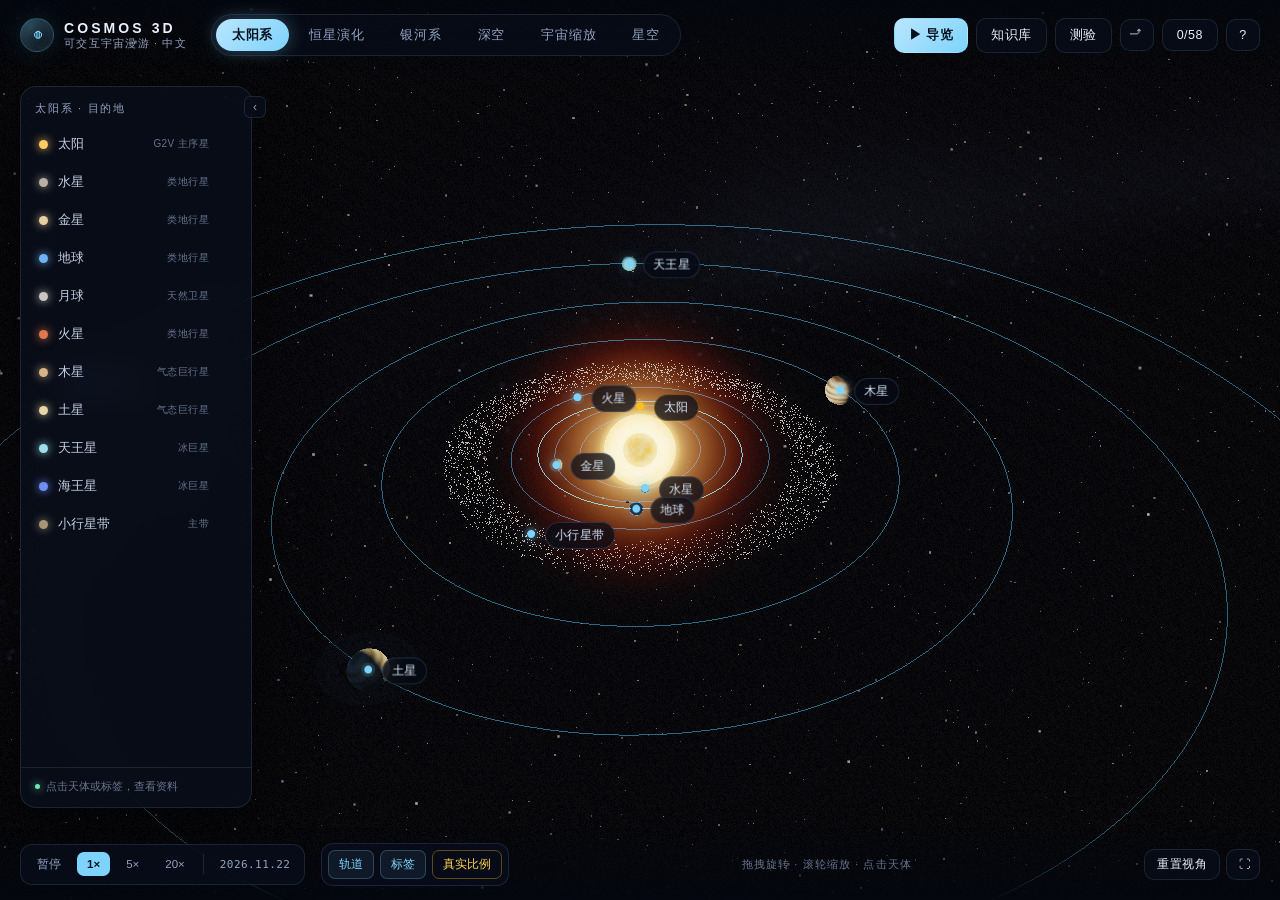
<file: src/index.html>
<!DOCTYPE html>
<html lang="zh-CN">
<head>
<meta charset="utf-8">
<meta name="viewport" content="width=device-width, initial-scale=1, viewport-fit=cover">
<meta name="theme-color" content="#04060f">
<title>COSMOS 3D · 可交互宇宙漫游</title>
<meta name="description" content="一个可以自由漫游的 3D 宇宙模型：太阳系、银河系与深空天体，边看边学。">
<script>
  window.__errs = [];
  window.addEventListener('error', function (e) {
    window.__errs.push((e.message || 'error') + ' @ ' + (e.filename || '') + ':' + (e.lineno || 0));
  });
  window.addEventListener('unhandledrejection', function (e) {
    window.__errs.push('rejection: ' + (e.reason && e.reason.message ? e.reason.message : e.reason));
  });
  (function () {
    var ce = console.error;
    console.error = function () {
      try { window.__errs.push(Array.prototype.map.call(arguments, String).join(' ')); } catch (x) {}
      return ce.apply(console, arguments);
    };
  })();
</script>
<link rel="stylesheet" href="style.css">
</head>
<body>
<div id="app">
  <canvas id="stage"></canvas>
  <div id="labels" class="label-layer" aria-live="off"></div>

  <header id="topbar">
    <div class="brand">
      <div class="brand-mark">◍</div>
      <div>
        <b>COSMOS 3D</b>
        <small>可交互宇宙漫游 · 中文</small>
      </div>
    </div>
    <nav class="scene-tabs" id="scene-tabs" aria-label="场景">
      <button data-scene="solar" class="active">太阳系</button>
      <button data-scene="stellar">恒星演化</button>
      <button data-scene="galaxy">银河系</button>
      <button data-scene="deep">深空</button>
      <button data-scene="zoom">宇宙缩放</button>
      <button data-scene="starmap">星空</button>
    </nav>
    <div class="top-actions">
      <button class="t-btn primary" id="btn-tour">▶ <span class="lbl">导览</span></button>
      <button class="t-btn" id="btn-learn">知识库</button>
      <button class="t-btn" id="btn-quiz">测验</button>
      <button class="t-btn icon" id="btn-share" title="分享 · 导出一张图">⤴</button>
      <button class="t-btn progress" id="btn-progress" title="学习进度"><span class="p-dot"></span><span id="prog-txt">0/19</span></button>
      <button class="t-btn icon" id="btn-help" title="帮助与快捷键">?</button>
    </div>
  </header>

  <aside id="rail">
    <div class="rail-head">
      <span id="rail-title">太阳系 · 目的地</span>
    </div>
    <div class="rail-list" id="rail-list"></div>
    <div class="rail-foot"><span class="dot-live"></span>点击天体或标签，查看资料</div>
  </aside>
  <button id="rail-toggle" class="rail-handle" title="收起">‹</button>

  <section id="info" class="hidden" aria-live="polite">
    <div class="info-head">
      <div class="info-kind" id="info-kind">天体</div>
      <div class="info-title" id="info-title">—</div>
      <div class="info-en" id="info-en"></div>
      <button class="info-close" id="info-close" title="关闭">✕</button>
    </div>
    <div class="info-body" id="info-body"></div>
  </section>

  <footer id="dock">
    <div class="dock-group stellar-panel hidden" id="stellar-panel">
      <button class="speed-btn st-play" id="st-play" title="播放 / 暂停">▶</button>
      <input type="range" id="st-slider" min="0" max="1000" value="0" aria-label="恒星演化时间轴">
      <span class="st-stage" id="st-stage">分子云</span>
      <span class="dock-sep"></span>
      <span class="st-dur" id="st-dur">约 3,000 万年</span>
    </div>
    <div class="dock-group zoom-panel hidden" id="zoom-panel">
      <button class="speed-btn zp-play" id="zp-play" title="播放 / 暂停">▶</button>
      <input type="range" id="zp-slider" min="0" max="1000" value="0" aria-label="宇宙缩放尺度">
      <span class="zp-dex" id="zp-dex">1.7 m</span>
      <span class="dock-sep"></span>
      <span class="zp-name" id="zp-name">一个人</span>
    </div>
    <div class="dock-group sky-panel hidden" id="sky-panel">
      <span class="sky-lp-t">光污染</span>
      <input type="range" id="sky-lp" min="0" max="5" step="1" value="2" aria-label="光污染等级">
      <span class="sky-lp-v" id="sky-lp-v">2 级 · 郊区</span>
      <span class="dock-sep"></span>
      <span class="sky-fov" id="sky-fov">52°</span>
      <span class="dock-sep"></span>
      <button class="speed-btn obs-btn" id="obs-btn" title="今晚的天空：按时间与地点还原此刻真实天象">今晚</button>
      <button class="speed-btn obs-btn hidden" id="obs-exit" title="退出观测模式">退出</button>
    </div>
    <div class="dock-group" id="dock-time">
      <button class="speed-btn" data-speed="0">暂停</button>
      <button class="speed-btn active" data-speed="8">1×</button>
      <button class="speed-btn" data-speed="40">5×</button>
      <button class="speed-btn" data-speed="160">20×</button>
      <span class="dock-sep"></span>
      <span class="dock-date" id="dock-date">2026-11-16</span>
    </div>
    <div class="dock-group">
      <button class="dock-toggle on" id="tg-orbits">轨道</button>
      <button class="dock-toggle on" id="tg-labels">标签</button>
      <button class="dock-toggle scale" id="tg-scale" title="真实尺寸与真实距离（快捷键 S）">真实比例</button>
    </div>
    <div id="dock-hint">拖拽旋转 · 滚轮缩放 · 右键平移 · 点击天体</div>
    <div class="dock-right">
      <button class="t-btn" id="btn-reset">重置视角</button>
      <button class="t-btn icon" id="btn-full" title="全屏">⛶</button>
    </div>
  </footer>

  <div id="obs-bar" class="hidden">
    <div class="obs-head">
      <span class="obs-kicker">今晚的天空</span>
      <span class="obs-live" id="obs-live">实时</span>
      <span class="sn-close" id="obs-close">✕</span>
    </div>
    <div class="obs-row">
      <input type="datetime-local" id="obs-date" step="60">
      <select id="obs-site"></select>
      <button id="obs-now">此刻</button>
    </div>
    <div class="obs-meta" id="obs-meta">—</div>
  </div>

  <div id="scale-note" class="hidden">
    <div class="sn-head"><span class="sn-kicker">真实比例</span><span class="sn-close" id="sn-close">✕</span></div>
    <div class="sn-title">尺寸与距离，都不再压缩</div>
    <p class="sn-body" id="sn-body">太阳直径 139.2 万公里，地球 1.27 万公里。</p>
    <div class="sn-actions">
      <button data-real="all">看整个太阳系</button>
      <button data-real="sun">看太阳</button>
      <button data-real="earth">看地球</button>
      <button data-real="off" class="sn-off">回到观赏比例</button>
    </div>
  </div>

  <div id="hr-panel" class="hidden">
    <div class="hr-head"><span class="hr-kicker">赫罗图</span><span class="hr-sub">H–R Diagram</span><span class="hr-close" id="hr-close" title="收起">✕</span></div>
    <canvas id="hr" width="680" height="440"></canvas>
    <div class="hr-foot"><span><i class="hr-dot"></i>当前位置</span><span><i class="hr-line"></i>演化轨迹</span></div>
  </div>

  <div id="tourbar" class="hidden">
    <div class="tour-dots" id="tour-dots"></div>
    <div class="tour-text" id="tour-text"></div>
    <div class="tour-actions">
      <button id="tour-prev" title="上一站">‹</button>
      <button id="tour-next" title="下一站">›</button>
      <button class="tour-exit" id="tour-exit" title="退出导览">退出</button>
    </div>
  </div>

  <div id="modal" class="modal hidden">
    <div class="modal-card">
      <div class="modal-top">
        <div>
          <h2 id="modal-title">知识库</h2>
          <div class="sub" id="modal-sub">10 篇短文 · 从尺度到暗能量</div>
        </div>
        <button class="modal-close" id="modal-close" title="关闭">✕</button>
      </div>
      <div class="modal-body" id="modal-body"></div>
    </div>
  </div>

  <div id="toast"></div>

  <div id="loading">
    <div class="load-inner">
      <div class="load-ring"></div>
      <b>COSMOS 3D</b>
      <small>正在点燃第一颗恒星…</small>
    </div>
  </div>
</div>

<script src="vendor/three.min.js"></script>
<script src="js/data.js"></script>
<script src="js/textures.js"></script>
<script src="js/core.js"></script>
<script src="js/solar.js"></script>
<script src="js/galaxy.js"></script>
<script src="js/deep.js"></script>
<script src="js/stellar.js"></script>
<script src="vendor/astronomy.js"></script>
<script src="js/skystars.js"></script>
<script src="js/zoom.js"></script>
<script src="js/starmap.js"></script>
<script src="js/progress.js"></script>
<script src="js/share.js"></script>
<script src="js/ui.js"></script>
<script src="js/app.js"></script>
</body>
</html>
</file>
<file: src/style.css>
/* ============================================================
   COSMOS 3D — 视觉系统
   ============================================================ */
:root {
  --bg: #04060f;
  --bg-2: #070b18;
  --panel: rgba(10, 15, 28, 0.78);
  --panel-solid: #0a0f1c;
  --line: rgba(150, 180, 230, 0.14);
  --line-strong: rgba(150, 190, 255, 0.28);
  --text: #e9eefb;
  --muted: #93a4c2;
  --dim: #66758f;
  --accent: #7dd3fc;
  --accent-2: #38bdf8;
  --amber: #fbbf24;
  --pink: #f0abfc;
  --green: #6ee7b7;
  --radius: 16px;
  --shadow: 0 18px 60px rgba(0, 0, 0, 0.55);
  --font: -apple-system, BlinkMacSystemFont, "SF Pro Text", "PingFang SC",
    "Hiragino Sans GB", "Noto Sans SC", "Microsoft YaHei", sans-serif;
  --mono: "SF Mono", ui-monospace, "JetBrains Mono", Menlo, monospace;
}

* { box-sizing: border-box; }
html, body {
  margin: 0; padding: 0; height: 100%; overflow: hidden;
  background: var(--bg); color: var(--text);
  font-family: var(--font);
  -webkit-font-smoothing: antialiased;
  text-rendering: optimizeLegibility;
}
button { font-family: inherit; color: inherit; cursor: pointer; border: none; background: none; }
::selection { background: rgba(125, 211, 252, 0.3); }

/* 滚动条 */
::-webkit-scrollbar { width: 8px; height: 8px; }
::-webkit-scrollbar-track { background: transparent; }
::-webkit-scrollbar-thumb { background: rgba(140, 170, 220, 0.18); border-radius: 8px; }
::-webkit-scrollbar-thumb:hover { background: rgba(140, 170, 220, 0.32); }

#app { position: fixed; inset: 0; }
#stage {
  position: absolute; inset: 0; width: 100%; height: 100%;
  display: block; touch-action: none; cursor: grab;
}
#stage:active { cursor: grabbing; }

/* ============ 标签层 ============ */
.label-layer {
  position: absolute; inset: 0; overflow: hidden;
  pointer-events: none; z-index: 5;
}
.label {
  position: absolute; left: 0; top: 0; width: 0; height: 0;
  padding: 0; margin: 0; background: none; border: none;
  pointer-events: auto; opacity: 0;
  transition: opacity 0.25s ease;
  will-change: transform;
}
.label i {
  position: absolute; left: -4px; top: -4px;
  width: 8px; height: 8px; border-radius: 50%;
  background: var(--accent);
  box-shadow: 0 0 0 3px rgba(125, 211, 252, 0.12), 0 0 14px rgba(125, 211, 252, 0.9);
  animation: labelPulse 3.2s ease-in-out infinite;
}
.label span {
  position: absolute; left: 14px; top: -12px;
  white-space: nowrap; font-size: 12px; letter-spacing: 0.04em;
  padding: 4px 9px; border-radius: 999px;
  color: #dcecff;
  background: rgba(6, 11, 22, 0.72);
  border: 1px solid rgba(150, 200, 255, 0.18);
  backdrop-filter: blur(8px); -webkit-backdrop-filter: blur(8px);
  transform: translateZ(0);
  transition: border-color 0.2s, color 0.2s, background 0.2s;
}
.label:hover span, .label:focus-visible span {
  color: #fff; border-color: var(--accent);
  background: rgba(10, 22, 40, 0.9);
}
.label.dim { opacity: 0.3 !important; }
.label.dim span { color: var(--muted); }
.label-sun i { background: var(--amber); box-shadow: 0 0 0 3px rgba(251, 191, 36, 0.14), 0 0 16px rgba(251, 191, 36, 0.9); }
.label-sun span { border-color: rgba(251, 191, 36, 0.3); }
.label-arm i { background: var(--pink); box-shadow: 0 0 0 3px rgba(240, 171, 252, 0.12), 0 0 14px rgba(240, 171, 252, 0.8); }
.label-home i { background: var(--green); box-shadow: 0 0 0 3px rgba(110, 231, 183, 0.14), 0 0 16px rgba(110, 231, 183, 0.9); }
.label-home span { border-color: rgba(110, 231, 183, 0.35); color: #c9ffe9; }
@keyframes labelPulse {
  0%, 100% { transform: scale(1); }
  50% { transform: scale(1.35); }
}

/* ============ 顶栏 ============ */
#topbar {
  position: absolute; top: 0; left: 0; right: 0; z-index: 30;
  display: flex; align-items: center; gap: 18px;
  padding: 14px 20px;
  background: linear-gradient(180deg, rgba(4, 7, 15, 0.85), rgba(4, 7, 15, 0));
  pointer-events: none;
}
#topbar > * { pointer-events: auto; }
.brand { display: flex; align-items: center; gap: 10px; margin-right: 6px; }
.brand-mark {
  width: 34px; height: 34px; border-radius: 50%;
  display: grid; place-items: center;
  font-size: 18px; color: var(--accent);
  background: radial-gradient(circle at 30% 25%, rgba(125, 211, 252, 0.25), rgba(125, 211, 252, 0.02) 70%);
  border: 1px solid rgba(125, 211, 252, 0.3);
  box-shadow: inset 0 0 18px rgba(125, 211, 252, 0.25), 0 0 24px rgba(56, 189, 248, 0.15);
}
.brand b {
  display: block; font-size: 14px; letter-spacing: 0.22em; font-weight: 600;
}
.brand small { display: block; font-size: 10.5px; color: var(--muted); letter-spacing: 0.12em; margin-top: 1px; }

.scene-tabs {
  display: flex; gap: 4px; padding: 4px;
  background: rgba(8, 13, 26, 0.7);
  border: 1px solid var(--line); border-radius: 999px;
  backdrop-filter: blur(14px); -webkit-backdrop-filter: blur(14px);
}
.scene-tabs button {
  padding: 7px 16px; border-radius: 999px; font-size: 13px;
  color: var(--muted); letter-spacing: 0.06em;
  transition: color 0.2s, background 0.2s;
}
.scene-tabs button:hover { color: var(--text); }
.scene-tabs button.active {
  color: #06111f; font-weight: 600;
  background: linear-gradient(135deg, #bae6fd, #7dd3fc);
  box-shadow: 0 0 18px rgba(125, 211, 252, 0.35);
}

.top-actions { margin-left: auto; display: flex; gap: 8px; align-items: center; }
.t-btn {
  padding: 8px 14px; font-size: 12.5px; letter-spacing: 0.04em;
  color: var(--text); border-radius: 10px;
  border: 1px solid var(--line);
  background: rgba(9, 15, 28, 0.66);
  backdrop-filter: blur(12px); -webkit-backdrop-filter: blur(12px);
  transition: border-color 0.2s, background 0.2s, transform 0.15s;
}
.t-btn:hover { border-color: var(--line-strong); background: rgba(16, 26, 46, 0.85); }
.t-btn:active { transform: translateY(1px); }
.t-btn.primary {
  color: #06111f; font-weight: 600; border-color: transparent;
  background: linear-gradient(135deg, #bae6fd, #7dd3fc);
}
.t-btn.icon { width: 34px; padding: 8px 0; text-align: center; }

/* ============ 左栏 ============ */
#rail {
  position: absolute; left: 20px; top: 86px; bottom: 92px; z-index: 20;
  width: 232px; display: flex; flex-direction: column;
  border: 1px solid var(--line); border-radius: var(--radius);
  background: var(--panel); box-shadow: var(--shadow);
  backdrop-filter: blur(18px); -webkit-backdrop-filter: blur(18px);
  transition: transform 0.35s cubic-bezier(0.4, 0, 0.2, 1), width 0.3s;
}
#rail.collapsed { transform: translateX(-248px); }
.rail-head {
  display: flex; align-items: center; justify-content: space-between;
  padding: 14px 14px 10px; font-size: 11px; letter-spacing: 0.16em;
  color: var(--muted); text-transform: uppercase;
}
/* 收起/展开把手：独立于 #rail，收起后仍然可见可点 */
.rail-handle {
  position: absolute; z-index: 22; width: 22px; height: 22px;
  padding: 0; border-radius: 6px; color: var(--muted);
  border: 1px solid var(--line); font-size: 12px; line-height: 1;
  background: rgba(8, 13, 26, 0.78);
  backdrop-filter: blur(10px); -webkit-backdrop-filter: blur(10px);
  cursor: pointer;
  transition: left 0.35s cubic-bezier(0.4, 0, 0.2, 1), color 0.2s, border-color 0.2s;
}
.rail-handle:hover { color: var(--text); border-color: var(--line-strong); }
@media (min-width: 901px) {
  .rail-handle { left: 244px; top: 96px; }
  #rail.collapsed + .rail-handle { left: 20px; }
}
@media (min-width: 901px) and (max-width: 1180px) {
  .rail-handle { left: 220px; }
}
@media (max-width: 900px) {
  .rail-handle { left: 196px; top: auto; bottom: 82px; }
  #rail.collapsed + .rail-handle { left: 10px; }
}
@media (max-width: 620px) {
  .rail-handle { display: none; }
  #info { left: 10px; }
}
.rail-list { flex: 1; overflow-y: auto; padding: 0 8px 8px; }
.rail-item {
  width: 100%; display: flex; align-items: center; gap: 10px;
  padding: 9px 10px; margin-bottom: 2px; border-radius: 9px;
  text-align: left; font-size: 13px; color: #c2cee4;
  transition: background 0.18s, color 0.18s;
}
.rail-item:hover { background: rgba(125, 211, 252, 0.07); color: #fff; }
.rail-item.active { background: rgba(125, 211, 252, 0.12); color: #fff; }
.rail-item .swatch {
  width: 9px; height: 9px; border-radius: 50%; flex: none;
  box-shadow: 0 0 10px currentColor;
}
.rail-item .rail-label { flex: 1; overflow: hidden; text-overflow: ellipsis; white-space: nowrap; }
.rail-item .rail-sub { font-size: 10px; color: var(--dim); letter-spacing: 0.04em; }
.rail-item.active .rail-sub { color: var(--accent); }
.rail-foot {
  padding: 10px 14px 12px; font-size: 10.5px; color: var(--dim);
  border-top: 1px solid var(--line); line-height: 1.6;
}
.dot-live {
  display: inline-block; width: 5px; height: 5px; border-radius: 50%;
  background: var(--green); margin-right: 6px; vertical-align: 1px;
  box-shadow: 0 0 8px var(--green);
}

/* ============ 信息面板 ============ */
#info {
  position: absolute; right: 20px; top: 86px; bottom: 92px; z-index: 25;
  width: 372px; max-width: calc(100vw - 40px);
  display: flex; flex-direction: column;
  border: 1px solid var(--line); border-radius: var(--radius);
  background: var(--panel); box-shadow: var(--shadow);
  backdrop-filter: blur(20px); -webkit-backdrop-filter: blur(20px);
  overflow: hidden;
  transition: transform 0.4s cubic-bezier(0.4, 0, 0.2, 1), opacity 0.3s;
}
#info.hidden { transform: translateX(28px); opacity: 0; pointer-events: none; }
.info-head {
  padding: 18px 20px 14px; border-bottom: 1px solid var(--line);
  position: relative;
}
.info-kind {
  display: inline-flex; align-items: center; gap: 6px;
  font-size: 10px; letter-spacing: 0.16em; text-transform: uppercase;
  color: var(--accent); margin-bottom: 8px;
}
.info-kind::before {
  content: ''; width: 14px; height: 1px; background: currentColor; opacity: 0.7;
}
.info-title { font-size: 26px; font-weight: 600; letter-spacing: 0.02em; line-height: 1.2; }
.info-en {
  font-family: var(--mono); font-size: 11px; color: var(--dim);
  letter-spacing: 0.14em; text-transform: uppercase; margin-top: 4px;
}
.info-close {
  position: absolute; right: 14px; top: 14px;
  width: 28px; height: 28px; border-radius: 50%;
  display: grid; place-items: center; font-size: 14px;
  color: var(--muted); border: 1px solid var(--line);
  transition: color 0.2s, border-color 0.2s, transform 0.2s;
}
.info-close:hover { color: #fff; border-color: var(--line-strong); transform: rotate(90deg); }
.info-body { flex: 1; overflow-y: auto; padding: 16px 20px 22px; }
.info-tagline {
  font-size: 14px; line-height: 1.75; color: #d7e2f5;
  padding-left: 12px; border-left: 2px solid var(--accent);
  margin: 0 0 18px;
}
.stat-grid {
  display: grid; grid-template-columns: 1fr 1fr; gap: 1px;
  background: var(--line); border: 1px solid var(--line);
  border-radius: 12px; overflow: hidden; margin-bottom: 18px;
}
.stat {
  background: rgba(7, 12, 24, 0.72); padding: 10px 12px;
}
.stat dt { font-size: 10px; color: var(--dim); letter-spacing: 0.1em; margin-bottom: 4px; }
.stat dd { margin: 0; font-size: 13.5px; color: #edf4ff; font-weight: 500; }
.info-desc { font-size: 13.5px; line-height: 1.9; color: #b9c7de; margin: 0 0 18px; }
.info-sub {
  font-size: 10.5px; letter-spacing: 0.18em; color: var(--dim);
  text-transform: uppercase; margin: 0 0 10px;
}
.fact-list { margin: 0 0 18px; padding: 0; list-style: none; }
.fact-list li {
  position: relative; padding-left: 18px; margin-bottom: 10px;
  font-size: 12.8px; line-height: 1.75; color: #c7d4e9;
}
.fact-list li::before {
  content: ''; position: absolute; left: 2px; top: 9px;
  width: 5px; height: 5px; border-radius: 50%;
  background: var(--accent); opacity: 0.8;
}
.info-actions { display: flex; gap: 8px; flex-wrap: wrap; }
.chip-btn {
  padding: 7px 12px; font-size: 11.5px; border-radius: 8px;
  color: var(--accent); border: 1px solid rgba(125, 211, 252, 0.28);
  background: rgba(125, 211, 252, 0.06);
  transition: background 0.2s, border-color 0.2s;
}
.chip-btn:hover { background: rgba(125, 211, 252, 0.14); border-color: var(--accent); }

/* ============ 底部控制 ============ */
#dock {
  position: absolute; left: 0; right: 0; bottom: 0; z-index: 28;
  height: 72px; display: flex; align-items: center; gap: 16px;
  padding: 0 20px;
  background: linear-gradient(0deg, rgba(4, 7, 15, 0.94), rgba(4, 7, 15, 0));
  pointer-events: none;
}
#dock > * { pointer-events: auto; }
.dock-group {
  display: flex; align-items: center; gap: 6px;
  padding: 6px; border-radius: 12px;
  border: 1px solid var(--line);
  background: rgba(9, 15, 28, 0.72);
  backdrop-filter: blur(14px); -webkit-backdrop-filter: blur(14px);
}
.dock-group.hidden { display: none; }

.speed-btn {
  padding: 6px 10px; font-size: 11.5px; border-radius: 7px;
  color: var(--muted); font-variant-numeric: tabular-nums;
  transition: color 0.2s, background 0.2s;
}
.speed-btn:hover { color: var(--text); }
.speed-btn.active { color: #06111f; background: var(--accent); font-weight: 600; }
.dock-date {
  font-family: var(--mono); font-size: 11px; color: var(--muted);
  letter-spacing: 0.04em; padding: 0 8px; white-space: nowrap;
  font-variant-numeric: tabular-nums;
}
.dock-sep { width: 1px; height: 20px; background: var(--line); margin: 0 2px; }
.dock-toggle {
  padding: 6px 10px; font-size: 11.5px; border-radius: 7px; color: var(--muted);
  border: 1px solid transparent;
}
.dock-toggle.on {
  color: var(--accent); border-color: rgba(125, 211, 252, 0.25);
  background: rgba(125, 211, 252, 0.07);
}
#dock-hint {
  margin: 0 auto; font-size: 11px; color: var(--dim);
  letter-spacing: 0.1em; white-space: nowrap;
}
.dock-right { display: flex; gap: 6px; }
.dock-right .t-btn { padding: 7px 12px; font-size: 11.5px; }

/* ============ 导览条 ============ */
#tourbar {
  position: absolute; left: 50%; bottom: 88px; z-index: 40;
  transform: translateX(-50%);
  width: min(620px, calc(100vw - 40px));
  border: 1px solid rgba(125, 211, 252, 0.25);
  border-radius: 14px;
  background: rgba(8, 15, 28, 0.9);
  box-shadow: 0 20px 60px rgba(0, 0, 0, 0.6), 0 0 40px rgba(56, 189, 248, 0.08);
  backdrop-filter: blur(18px); -webkit-backdrop-filter: blur(18px);
  padding: 12px 14px; display: flex; align-items: center; gap: 12px;
  transition: opacity 0.3s, transform 0.3s;
}
#tourbar.hidden { opacity: 0; pointer-events: none; transform: translate(-50%, 8px); }
.tour-dots { display: flex; gap: 4px; flex: none; }
.tour-dots i {
  width: 5px; height: 5px; border-radius: 50%; background: rgba(150, 190, 255, 0.25);
  transition: background 0.2s, width 0.2s;
}
.tour-dots i.on { background: var(--accent); width: 14px; border-radius: 3px; }
.tour-text { flex: 1; font-size: 12.5px; line-height: 1.6; color: #d5e2f6; }
.tour-text b { color: var(--accent); font-weight: 600; margin-right: 4px; }
.tour-actions { display: flex; gap: 6px; flex: none; }
.tour-actions button {
  width: 28px; height: 28px; border-radius: 7px; font-size: 12px;
  border: 1px solid var(--line); color: var(--muted);
}
.tour-actions button:hover { color: #fff; border-color: var(--line-strong); }
.tour-actions .tour-exit { width: auto; padding: 0 9px; font-size: 11px; }

/* ============ 模态 ============ */
.modal {
  position: absolute; inset: 0; z-index: 60;
  display: grid; place-items: center;
  background: rgba(2, 4, 10, 0.72);
  backdrop-filter: blur(10px); -webkit-backdrop-filter: blur(10px);
  transition: opacity 0.25s;
}
.modal.hidden { opacity: 0; pointer-events: none; }
.modal-card {
  width: min(980px, calc(100vw - 40px));
  height: min(680px, calc(100vh - 80px));
  display: flex; flex-direction: column;
  border: 1px solid var(--line); border-radius: 20px;
  background: linear-gradient(180deg, #0a1120, #070c17);
  box-shadow: 0 40px 120px rgba(0, 0, 0, 0.7);
  overflow: hidden;
}
.modal-top {
  display: flex; align-items: center; gap: 14px;
  padding: 18px 22px; border-bottom: 1px solid var(--line);
}
.modal-top h2 { margin: 0; font-size: 17px; font-weight: 600; letter-spacing: 0.06em; }
.modal-top .sub { font-size: 11px; color: var(--dim); letter-spacing: 0.1em; }
.modal-close {
  margin-left: auto; width: 32px; height: 32px; border-radius: 50%;
  display: grid; place-items: center; color: var(--muted);
  border: 1px solid var(--line); font-size: 15px;
  transition: color 0.2s, transform 0.2s;
}
.modal-close:hover { color: #fff; transform: rotate(90deg); }
.modal-body { flex: 1; display: flex; min-height: 0; }

/* 知识库 */
.kb-side {
  width: 268px; flex: none; border-right: 1px solid var(--line);
  overflow-y: auto; padding: 12px;
}
.kb-cat {
  font-size: 10px; letter-spacing: 0.2em; color: var(--dim);
  text-transform: uppercase; padding: 12px 10px 6px;
}
.kb-item {
  display: block; width: 100%; text-align: left;
  padding: 10px 12px; border-radius: 9px; margin-bottom: 2px;
  color: #c3cfe4; font-size: 13px; transition: background 0.18s, color 0.18s;
}
.kb-item:hover { background: rgba(125, 211, 252, 0.07); color: #fff; }
.kb-item.active { background: rgba(125, 211, 252, 0.12); color: #fff; }
.kb-item small { display: block; color: var(--dim); font-size: 10px; margin-top: 2px; }
.kb-main { flex: 1; overflow-y: auto; padding: 28px 34px; }
.kb-main h3 { font-size: 24px; margin: 0 0 6px; font-weight: 600; letter-spacing: 0.01em; }
.kb-lede {
  font-size: 14px; line-height: 1.8; color: var(--accent); margin: 0 0 20px;
  padding-left: 12px; border-left: 2px solid var(--accent);
}
.kb-main p { font-size: 14px; line-height: 2; color: #bac8de; margin: 0 0 16px; }
.kb-facts {
  margin-top: 22px; padding: 16px 18px; border-radius: 12px;
  background: rgba(125, 211, 252, 0.05);
  border: 1px solid rgba(125, 211, 252, 0.14);
}
.kb-facts h4 { margin: 0 0 10px; font-size: 10.5px; letter-spacing: 0.18em; color: var(--accent); }
.kb-facts li { font-size: 12.8px; line-height: 1.8; color: #c9d6ea; margin-bottom: 6px; }
.kb-facts ul { margin: 0; padding-left: 16px; }

/* 测验 */
.quiz-wrap { flex: 1; display: flex; flex-direction: column; overflow-y: auto; padding: 26px 32px 30px; }
.quiz-progress {
  display: flex; align-items: center; gap: 10px; margin-bottom: 22px;
  font-size: 11px; color: var(--dim); letter-spacing: 0.12em;
}
.quiz-bar { flex: 1; height: 2px; background: rgba(150, 190, 255, 0.12); border-radius: 2px; overflow: hidden; }
.quiz-bar i { display: block; height: 100%; background: var(--accent); transition: width 0.4s; }
.quiz-q { font-size: 20px; line-height: 1.6; font-weight: 500; margin: 0 0 22px; }
.quiz-opts { display: grid; gap: 9px; }
.quiz-opt {
  text-align: left; padding: 14px 16px; border-radius: 11px;
  border: 1px solid var(--line); background: rgba(10, 17, 32, 0.6);
  font-size: 13.5px; color: #c4d1e6;
  transition: border-color 0.18s, background 0.18s, transform 0.12s;
}
.quiz-opt:hover { border-color: var(--line-strong); background: rgba(18, 30, 52, 0.75); }
.quiz-opt.correct { border-color: rgba(110, 231, 183, 0.7); background: rgba(16, 185, 129, 0.1); color: #d1fae5; }
.quiz-opt.wrong { border-color: rgba(248, 113, 113, 0.6); background: rgba(239, 68, 68, 0.08); color: #fecaca; }
.quiz-opt:disabled { cursor: default; }
.quiz-feedback {
  margin-top: 16px; font-size: 12.8px; line-height: 1.75; color: #c4d1e6;
  padding: 12px 14px; border-radius: 10px;
  background: rgba(125, 211, 252, 0.06);
  border: 1px solid rgba(125, 211, 252, 0.14);
}
.quiz-foot { margin-top: auto; padding-top: 20px; display: flex; justify-content: space-between; align-items: center; }
.quiz-score { font-family: var(--mono); font-size: 12px; color: var(--muted); }
.quiz-result { text-align: center; padding: 30px 0; }
.quiz-result .big {
  font-family: var(--mono); font-size: 64px; line-height: 1;
  color: var(--accent); margin-bottom: 12px;
}
.quiz-result h3 { font-size: 20px; margin: 0 0 8px; }
.quiz-result p { color: var(--muted); font-size: 13px; line-height: 1.8; }

/* 帮助 */
.help-body { padding: 26px 32px; overflow-y: auto; }
.help-grid { display: grid; grid-template-columns: 1fr 1fr; gap: 12px; margin-bottom: 22px; }
.help-cell {
  padding: 14px 16px; border-radius: 12px;
  border: 1px solid var(--line); background: rgba(10, 17, 32, 0.55);
}
.help-cell b { display: block; font-size: 12px; color: var(--accent); margin-bottom: 6px; letter-spacing: 0.08em; }
.help-cell span { font-size: 12.5px; line-height: 1.7; color: #b9c7de; }
.help-body h3 { font-size: 12px; letter-spacing: 0.16em; color: var(--dim); margin: 0 0 12px; text-transform: uppercase; }
.help-body p { font-size: 13px; line-height: 1.9; color: #b9c7de; }
kbd {
  font-family: var(--mono); font-size: 10.5px; padding: 2px 6px; border-radius: 5px;
  border: 1px solid var(--line-strong); background: rgba(255, 255, 255, 0.04);
  color: #dbe7fa;
}

/* ============ Toast ============ */
#toast {
  position: absolute; left: 50%; bottom: 96px; z-index: 70;
  transform: translate(-50%, 10px);
  padding: 10px 18px; border-radius: 999px;
  font-size: 12px; color: #eaf4ff;
  background: rgba(10, 18, 34, 0.92);
  border: 1px solid var(--line-strong);
  box-shadow: 0 10px 40px rgba(0, 0, 0, 0.5);
  opacity: 0; pointer-events: none;
  transition: opacity 0.25s, transform 0.25s;
  white-space: nowrap;
}
#toast.show { opacity: 1; transform: translate(-50%, 0); }

/* ============ 加载页 ============ */
#loading {
  position: fixed; inset: 0; z-index: 100;
  display: grid; place-items: center;
  background: radial-gradient(ellipse at 50% 45%, #0a1324 0%, #04060f 60%);
  transition: opacity 0.7s ease, visibility 0.7s;
  pointer-events: none;
}
#loading.done { opacity: 0; visibility: hidden; pointer-events: none; }
.load-inner { text-align: center; }
.load-ring {
  width: 64px; height: 64px; margin: 0 auto 22px;
  border-radius: 50%;
  border: 1px solid rgba(125, 211, 252, 0.15);
  border-top-color: var(--accent);
  animation: spin 1.1s linear infinite;
  box-shadow: 0 0 40px rgba(56, 189, 248, 0.12);
}
@keyframes spin { to { transform: rotate(360deg); } }
.load-inner b { display: block; font-size: 12px; letter-spacing: 0.4em; color: #cfe6ff; margin-bottom: 8px; }
.load-inner small { font-size: 10.5px; letter-spacing: 0.18em; color: var(--dim); }

/* ============ 响应式 ============ */
@media (max-width: 1180px) {
  #dock-hint { display: none; }
  #rail { width: 208px; }
}
@media (max-width: 900px) {
  #topbar { padding: 10px 12px; gap: 10px; flex-wrap: wrap; }
  .brand small { display: none; }
  .scene-tabs button { padding: 6px 11px; font-size: 12px; }
  .t-btn { padding: 7px 10px; font-size: 11.5px; }
  .top-actions { gap: 5px; }
  #rail {
    left: 10px; top: auto; bottom: 82px; width: 180px; max-height: 38vh;
    transform: none; opacity: 1;
  }
  #rail.collapsed { transform: translateX(-200px); }
  #info {
    right: 10px; left: 10px; top: auto; bottom: 82px; width: auto;
    max-height: 52vh; height: auto;
  }
  #info { left: 200px; }
  #info.hidden { transform: translateY(20px); }
  #info .info-body { max-height: 38vh; }
  #dock { height: 64px; padding: 0 10px; gap: 8px; }
  .dock-date { display: none; }
  .stat-grid { grid-template-columns: 1fr 1fr; }
  .kb-side { width: 150px; }
  .kb-main { padding: 20px 18px; }
  .kb-main h3 { font-size: 19px; }
  .help-grid { grid-template-columns: 1fr; }
  #tourbar { bottom: 74px; padding: 10px; }
  .tour-text { font-size: 11.5px; }
}
@media (max-width: 620px) {
  .brand b { font-size: 12px; letter-spacing: 0.14em; }
  .brand-mark { width: 28px; height: 28px; font-size: 14px; }
  .top-actions .t-btn span.lbl { display: none; }
  .modal-card { height: calc(100vh - 24px); width: calc(100vw - 16px); }
  .modal-body { flex-direction: column; }
  .kb-side { width: 100%; max-height: 34%; border-right: none; border-bottom: 1px solid var(--line); }
  .kb-main { padding: 16px; }
  .quiz-wrap { padding: 18px; }
  .quiz-q { font-size: 17px; }
  #rail { display: none; }
  #dock-hint { display: none; }
  .dock-group { padding: 4px; }
  .speed-btn { padding: 6px 7px; font-size: 10.5px; }
}

@media (prefers-reduced-motion: reduce) {
  * { animation-duration: 0.001ms !important; transition-duration: 0.001ms !important; }
}

/* ---------- 学习进度 ---------- */
.t-btn.progress { gap: 6px; font-variant-numeric: tabular-nums; }
.t-btn.progress .p-dot {
  width: 6px; height: 6px; border-radius: 50%; background: var(--accent);
  box-shadow: 0 0 8px var(--accent); flex: none;
}
.rail-item .tick {
  font-size: 10px; color: #6ee7b7; margin-left: 4px;
  opacity: 0; transition: opacity 0.2s;
}
.rail-item.done .tick { opacity: 1; }
.rail-item.done .rail-label { color: #cfe6ff; }
.kb-item .kb-tick { float: right; color: #6ee7b7; font-size: 11px; }

.prog-grid {
  display: grid; grid-template-columns: repeat(4, 1fr); gap: 8px; margin: 4px 0 18px;
}
.prog-cell {
  border: 1px solid var(--line); border-radius: 10px; padding: 12px 10px; text-align: center;
  background: rgba(9, 15, 28, 0.5);
}
.prog-cell b { display: block; font-size: 21px; font-weight: 600; letter-spacing: -0.01em; }
.prog-cell span { display: block; font-size: 10.5px; color: var(--dim); margin-top: 3px; }
.prog-list { display: flex; flex-wrap: wrap; gap: 6px; margin: 8px 0 18px; }
.prog-list button {
  border: 1px solid var(--line); background: rgba(125, 211, 252, 0.05);
  color: var(--text); border-radius: 999px; padding: 6px 11px; font-size: 11.5px; cursor: pointer;
}
.prog-list button:hover { border-color: var(--accent); color: #fff; }
.prog-note { font-size: 12px; color: var(--dim); line-height: 1.75; }
.prog-actions { display: flex; gap: 8px; margin-top: 18px; flex-wrap: wrap; }

/* ---------- 真实比例 ---------- */
.dock-toggle.scale { border-color: rgba(251, 191, 36, 0.35); color: #fcd34d; }
.dock-toggle.scale.on {
  background: rgba(251, 191, 36, 0.14); border-color: rgba(251, 191, 36, 0.65); color: #fde68a;
}
#scale-note {
  position: fixed; left: 50%; bottom: 92px; transform: translateX(-50%);
  width: min(560px, calc(100vw - 32px)); z-index: 24;
  padding: 16px 18px 14px; border-radius: 14px;
  background: linear-gradient(180deg, rgba(24, 18, 8, 0.92), rgba(10, 12, 20, 0.94));
  border: 1px solid rgba(251, 191, 36, 0.28);
  box-shadow: 0 18px 50px rgba(0, 0, 0, 0.55);
  backdrop-filter: blur(14px); -webkit-backdrop-filter: blur(14px);
  transition: opacity 0.3s, transform 0.3s;
}
#scale-note.hidden { opacity: 0; pointer-events: none; transform: translate(-50%, 8px); }
.sn-head { display: flex; align-items: center; justify-content: space-between; }
.sn-kicker {
  font-size: 10px; letter-spacing: 0.22em; color: #fbbf24; text-transform: uppercase;
}
.sn-close { cursor: pointer; color: var(--dim); font-size: 12px; padding: 0 2px; }
.sn-close:hover { color: #fff; }
.sn-title { font-size: 15px; font-weight: 600; margin-top: 6px; color: #fff5df; }
.sn-body { font-size: 12.5px; line-height: 1.8; color: #d8cbb2; margin: 6px 0 12px; }
.sn-body b { color: #fde68a; font-weight: 600; }
.sn-actions { display: flex; gap: 6px; flex-wrap: wrap; }
.sn-actions button {
  border: 1px solid rgba(251, 191, 36, 0.28); background: rgba(251, 191, 36, 0.07);
  color: #fde68a; border-radius: 8px; padding: 7px 11px; font-size: 11.5px; cursor: pointer;
  font-family: inherit; transition: all 0.18s;
}
.sn-actions button:hover { background: rgba(251, 191, 36, 0.16); border-color: rgba(251, 191, 36, 0.55); }
.sn-actions .sn-off { margin-left: auto; border-color: var(--line); color: var(--dim); background: transparent; }
.sn-actions .sn-off:hover { color: #fff; border-color: var(--line-strong); }

@media (max-width: 900px) {
  #scale-note { bottom: 156px; }
}
@media (max-width: 620px) {
  .t-btn.progress { padding: 7px 8px; }
  #btn-progress #prog-txt { display: none; }
  .prog-grid { grid-template-columns: repeat(2, 1fr); }
  #scale-note { bottom: 150px; padding: 13px 14px 12px; }
  .sn-body { font-size: 11.5px; }
}

/* ---------- 尺度阶梯 ---------- */
.kb-tool {
  display: flex; align-items: center; gap: 8px; width: 100%; margin: 0 0 10px;
  border: 1px solid rgba(251, 191, 36, 0.3); background: rgba(251, 191, 36, 0.06);
  color: #fde68a; border-radius: 9px; padding: 9px 11px; font-size: 11.5px;
  cursor: pointer; font-family: inherit; text-align: left; transition: all 0.18s;
}
.kb-tool:hover { background: rgba(251, 191, 36, 0.13); }
.kb-tool b { color: #fff5df; font-weight: 600; }
.ladder { padding: 26px 26px 22px; max-width: 620px; margin: 0 auto; }
.ladder-read { display: flex; align-items: baseline; gap: 8px; }
.ladder-pow { font-size: 44px; font-weight: 300; letter-spacing: -0.02em; color: #fff5df; }
.ladder-pow sup { font-size: 20px; color: #fbbf24; }
.ladder-unit { font-size: 13px; color: var(--dim); }
.ladder-obj { font-size: 19px; font-weight: 600; margin-top: 2px; color: #fff; }
.ladder-light { font-size: 12.5px; color: #fbbf24; margin-top: 4px; }
#lad-range { width: 100%; margin: 22px 0 8px; accent-color: #fbbf24; }
.ladder-ticks {
  display: flex; justify-content: space-between; font-size: 9px; color: #5b6b86;
  letter-spacing: 0.02em;
}
.ladder-note {
  margin-top: 20px; padding: 14px 16px; border-left: 2px solid rgba(251, 191, 36, 0.5);
  background: rgba(251, 191, 36, 0.04); font-size: 12.5px; line-height: 1.9; color: #d8cbb2;
}
.ladder-note b { color: #fde68a; }
@media (max-width: 620px) {
  .ladder { padding: 18px; }
  .ladder-pow { font-size: 34px; }
  .ladder-ticks { font-size: 8px; }
}
.ladder-ticks { position: relative; height: 14px; display: block; }
.ladder-ticks span {
  position: absolute; top: 0; transform: translateX(-50%); white-space: nowrap;
}

/* ============================================================
   恒星演化 · 时间轴 + 赫罗图
   ============================================================ */
.stellar-panel { gap: 10px; padding: 7px 10px; }
.st-play {
  width: 28px; height: 28px; padding: 0; line-height: 1;
  font-size: 11px; border: 1px solid var(--line-strong); border-radius: 50%;
  color: var(--accent); background: rgba(125, 211, 252, 0.08);
  flex: none;
}
.st-play:hover { background: rgba(125, 211, 252, 0.18); color: #fff; }
.st-play.playing { color: #06111f; background: var(--accent); border-color: transparent; }

#st-slider {
  -webkit-appearance: none; appearance: none;
  width: clamp(120px, 22vw, 320px); height: 22px; background: transparent; cursor: pointer;
  --pct: 0%;
}
#st-slider::-webkit-slider-runnable-track {
  height: 5px; border-radius: 3px;
  background: linear-gradient(90deg,
    #6b7280 0%, #b45309 18%, #fbbf24 34%, #fef3c7 52%, #f97316 68%, #93c5fd 84%, #1e293b 100%);
  box-shadow: inset 0 0 0 1px rgba(255,255,255,0.12);
}
#st-slider::-moz-range-track {
  height: 5px; border-radius: 3px;
  background: linear-gradient(90deg,#6b7280,#b45309,#fbbf24,#fef3c7,#f97316,#93c5fd,#1e293b);
}
#st-slider::-webkit-slider-thumb {
  -webkit-appearance: none; appearance: none;
  width: 15px; height: 15px; margin-top: -5px; border-radius: 50%;
  background: #fff; border: 2px solid #0a0f1c;
  box-shadow: 0 0 0 1px rgba(255,255,255,0.7), 0 0 14px rgba(255,255,255,0.55);
}
#st-slider::-moz-range-thumb {
  width: 13px; height: 13px; border-radius: 50%;
  background: #fff; border: 2px solid #0a0f1c;
  box-shadow: 0 0 0 1px rgba(255,255,255,0.7), 0 0 14px rgba(255,255,255,0.55);
}
.st-stage {
  font-size: 12px; color: var(--text); font-weight: 600;
  white-space: nowrap; min-width: 5.6em; text-align: left;
}
.st-stage.trans { color: var(--amber); }
.st-dur {
  font-family: var(--mono); font-size: 10.5px; color: var(--muted);
  white-space: nowrap; letter-spacing: 0.02em;
  padding-right: 4px;
}

/* 赫罗图 */
#hr-panel {
  position: absolute; left: 20px; bottom: 88px; z-index: 26;
  width: 348px; padding: 10px 12px 9px;
  border-radius: 14px;
  border: 1px solid var(--line);
  background: rgba(8, 13, 26, 0.8);
  backdrop-filter: blur(16px); -webkit-backdrop-filter: blur(16px);
  box-shadow: var(--shadow);
  transition: opacity 0.35s, transform 0.35s;
}
#hr-panel.hidden { opacity: 0; pointer-events: none; transform: translateY(8px); }
.hr-head { display: flex; align-items: baseline; gap: 7px; margin-bottom: 6px; }
.hr-kicker {
  font-size: 10px; letter-spacing: 0.22em; color: var(--amber);
  text-transform: uppercase; font-weight: 600;
}
.hr-sub { font-family: var(--mono); font-size: 9.5px; color: var(--dim); letter-spacing: 0.06em; }
.hr-close {
  margin-left: auto; cursor: pointer; color: var(--dim); font-size: 11px;
  width: 18px; height: 18px; line-height: 18px; text-align: center; border-radius: 5px;
}
.hr-close:hover { color: #fff; background: rgba(255,255,255,0.08); }
#hr { width: 100%; height: auto; display: block; border-radius: 8px; }
.hr-foot {
  display: flex; gap: 14px; margin-top: 7px;
  font-size: 9.5px; color: var(--dim); letter-spacing: 0.04em;
}
.hr-foot span { display: inline-flex; align-items: center; gap: 5px; }
.hr-dot {
  width: 7px; height: 7px; border-radius: 50%; background: #fff;
  box-shadow: 0 0 8px rgba(255,255,255,0.9);
}
.hr-line { width: 14px; height: 0; border-top: 1px dashed rgba(251,191,36,0.75); }

@media (max-width: 1180px) {
  #hr-panel { width: 300px; }
}
@media (max-width: 900px) {
  #hr-panel { width: 268px; left: 12px; top: 76px; bottom: auto; padding: 8px 9px 7px; }
  #st-slider { width: clamp(90px, 30vw, 200px); }
  .st-dur { display: none; }
}
@media (max-width: 640px) {
  #hr-panel {
    width: 168px; left: 8px; top: 74px; bottom: auto;
    padding: 7px 8px 6px;
  }
  #hr-panel .hr-sub { display: none; }
  #hr-panel .hr-foot { display: none; }
  .st-stage { font-size: 11px; min-width: 4.4em; }
}

/* ============================================================
   宇宙缩放 · 连续对数尺度轴
   ============================================================ */
.zoom-panel { gap: 10px; padding: 7px 10px; }
.zp-play {
  width: 28px; height: 28px; padding: 0; line-height: 1;
  font-size: 11px; border: 1px solid var(--line-strong); border-radius: 50%;
  color: var(--accent); background: rgba(125, 211, 252, 0.08); flex: none;
}
.zp-play:hover { background: rgba(125, 211, 252, 0.18); color: #fff; }
.zp-play.playing { color: #06111f; background: var(--accent); border-color: transparent; }

#zp-slider {
  -webkit-appearance: none; appearance: none;
  width: clamp(120px, 24vw, 340px); height: 22px; background: transparent; cursor: pointer;
}
#zp-slider::-webkit-slider-runnable-track {
  height: 5px; border-radius: 3px;
  background: linear-gradient(90deg,
    #7dd3fc 0%, #38bdf8 14%, #fbbf24 30%, #f97316 44%, #fca5a5 56%, #a78bfa 72%, #67e8f9 86%, #e9d5ff 100%);
  box-shadow: inset 0 0 0 1px rgba(255,255,255,0.12);
}
#zp-slider::-moz-range-track {
  height: 5px; border-radius: 3px;
  background: linear-gradient(90deg,#7dd3fc,#38bdf8,#fbbf24,#f97316,#fca5a5,#a78bfa,#67e8f9,#e9d5ff);
}
#zp-slider::-webkit-slider-thumb {
  -webkit-appearance: none; appearance: none;
  width: 15px; height: 15px; margin-top: -5px; border-radius: 50%;
  background: #fff; border: 2px solid #0a0f1c;
  box-shadow: 0 0 0 1px rgba(255,255,255,0.7), 0 0 14px rgba(255,255,255,0.55);
}
#zp-slider::-moz-range-thumb {
  width: 13px; height: 13px; border-radius: 50%;
  background: #fff; border: 2px solid #0a0f1c;
  box-shadow: 0 0 0 1px rgba(255,255,255,0.7), 0 0 14px rgba(255,255,255,0.55);
}
.zp-dex {
  font-family: var(--mono); font-size: 10.5px; color: var(--amber);
  white-space: nowrap; letter-spacing: 0.02em; min-width: 6.4em; text-align: right;
}
.zp-name {
  font-size: 12px; color: var(--text); font-weight: 600;
  white-space: nowrap; min-width: 5.2em;
}
.label.zoom-label { color: #cfe6ff; border-color: rgba(125,211,252,0.35); }
.label.zoom-label i { background: #7dd3fc; box-shadow: 0 0 10px rgba(125,211,252,0.9); }

@media (max-width: 1180px) {
  #zp-slider { width: clamp(100px, 20vw, 240px); }
  .zp-name { display: none; }
}
@media (max-width: 900px) {
  #zp-slider { width: clamp(80px, 26vw, 170px); }
  .zp-dex { min-width: 5.4em; }
}
@media (max-width: 640px) {
  .zp-dex { display: none; }
  .zoom-panel { gap: 7px; }
}

/* 窄屏：左侧栏隐藏，信息卡恢复全宽 */
@media (max-width: 620px) {
  #info { left: 10px; }
}

/* ============================================================
   星空 · 真实星图（赤经赤纬 + 星座连线 + 光污染）
   ============================================================ */
.sky-panel { gap: 9px; padding: 7px 12px; }
.sky-lp-t {
  font-size: 11px; letter-spacing: 0.08em; color: var(--text-dim);
  white-space: nowrap;
}
#sky-lp {
  -webkit-appearance: none; appearance: none;
  width: clamp(70px, 11vw, 132px); height: 18px;
  background: transparent; cursor: pointer; flex: none;
}
#sky-lp::-webkit-slider-runnable-track {
  height: 4px; border-radius: 2px;
  background: linear-gradient(90deg, #0b1020 0%, #1e293b 22%, #3f4a5f 46%, #7c6a4a 72%, #c08a3e 100%);
  box-shadow: inset 0 0 0 1px rgba(255,255,255,0.1);
}
#sky-lp::-moz-range-track {
  height: 4px; border-radius: 2px;
  background: linear-gradient(90deg,#0b1020,#1e293b,#3f4a5f,#7c6a4a,#c08a3e);
}
#sky-lp::-webkit-slider-thumb {
  -webkit-appearance: none; appearance: none;
  width: 13px; height: 13px; margin-top: -4.5px; border-radius: 50%;
  background: #ffd79a; border: 2px solid #0a0f1c;
  box-shadow: 0 0 0 1px rgba(255,215,154,0.75), 0 0 12px rgba(255,190,110,0.6);
}
#sky-lp::-moz-range-thumb {
  width: 11px; height: 11px; border-radius: 50%;
  background: #ffd79a; border: 2px solid #0a0f1c;
  box-shadow: 0 0 0 1px rgba(255,215,154,0.75), 0 0 12px rgba(255,190,110,0.6);
}
.sky-lp-v {
  font-family: var(--mono); font-size: 10.5px; color: var(--amber);
  white-space: nowrap; min-width: 6.2em;
}
.sky-fov {
  font-family: var(--mono); font-size: 10.5px; color: var(--text-dim);
  white-space: nowrap; min-width: 2.8em; text-align: right;
}
.label.sky-label {
  color: #a9c8ff; border-color: rgba(140,180,255,0.26);
  background: rgba(8,14,30,0.34); letter-spacing: 0.06em;
}
.label.sky-label i {
  background: #8fb8ff; box-shadow: 0 0 8px rgba(140,180,255,0.85);
  transform: none; width: 3px; height: 3px;
}

@media (max-width: 1180px) {
  #sky-lp { width: clamp(56px, 9vw, 104px); }
  .sky-lp-v { min-width: 5.6em; font-size: 10px; }
}
@media (max-width: 900px) {
  .sky-panel { gap: 7px; padding: 6px 10px; }
  .sky-lp-t { display: none; }
  #sky-lp { width: clamp(64px, 20vw, 120px); }
}
@media (max-width: 640px) {
  .sky-panel { gap: 6px; }
  .sky-lp-v { min-width: 0; }
  #sky-lp { width: 74px; }
}

/* 亮星名：只在放大后出现，样式更轻 */
.label.star-label i {
  left: -2.5px; top: -2.5px; width: 5px; height: 5px;
  background: #9cc6ff; box-shadow: 0 0 8px rgba(156, 198, 255, 0.8);
  animation: none;
}
.label.star-label span {
  left: 10px; top: -9px; font-size: 10.5px; padding: 2px 7px;
  color: #b9d4f5; background: rgba(6, 11, 22, 0.58);
  border-color: rgba(150, 200, 255, 0.12);
}

/* ---------- 观测模式：今晚的天空 ---------- */
#obs-bar {
  position: fixed; left: 50%; bottom: 92px; transform: translateX(-50%);
  width: min(540px, calc(100vw - 32px)); z-index: 24;
  padding: 13px 16px 12px; border-radius: 14px;
  background: linear-gradient(180deg, rgba(11, 19, 34, 0.94), rgba(7, 10, 18, 0.96));
  border: 1px solid rgba(120, 170, 255, 0.26);
  box-shadow: 0 18px 50px rgba(0, 0, 0, 0.55);
  backdrop-filter: blur(14px); -webkit-backdrop-filter: blur(14px);
  transition: opacity 0.3s, transform 0.3s;
}
#obs-bar.hidden { opacity: 0; pointer-events: none; transform: translate(-50%, 8px); }
.obs-head { display: flex; align-items: center; gap: 8px; }
.obs-kicker { font-size: 10px; letter-spacing: 0.22em; color: #8fbcff; text-transform: uppercase; }
.obs-live {
  font-size: 9.5px; color: #6f88ab; border: 1px solid rgba(120, 170, 255, 0.22);
  border-radius: 999px; padding: 1px 7px; letter-spacing: 0.08em;
}
.obs-head .sn-close { margin-left: auto; }
.obs-row { display: flex; gap: 6px; margin-top: 9px; }
.obs-row input, .obs-row select, .obs-row button {
  font-family: inherit; font-size: 11.5px; color: #cfe0ff;
  background: rgba(18, 30, 52, 0.92); border: 1px solid rgba(120, 170, 255, 0.22);
  border-radius: 8px; padding: 6px 8px; outline: none;
}
.obs-row input:focus, .obs-row select:focus { border-color: rgba(140, 190, 255, 0.6); }
.obs-row input { flex: 1 1 auto; min-width: 0; }
.obs-row select { flex: 0 0 96px; }
.obs-row button { cursor: pointer; transition: all 0.16s; }
.obs-row button:hover { background: rgba(120, 170, 255, 0.18); border-color: rgba(120, 170, 255, 0.5); }
.obs-meta { margin-top: 8px; font-size: 11px; color: #9fb6d8; line-height: 1.65; }
.obs-meta b { color: #e2ecff; font-weight: 600; }
.speed-btn.obs-btn.active { color: #cfe4ff; border-color: rgba(120, 170, 255, 0.55); background: rgba(120, 170, 255, 0.16); }
.label.body-label { color: #dfeaff; font-size: 10.5px; opacity: 0.92; }
.label.compass { color: #7d93b5; font-size: 11px; letter-spacing: 0.14em; }

@media (max-width: 900px) { #obs-bar { bottom: 156px; } }
@media (max-width: 620px) {
  #obs-bar { bottom: 150px; padding: 11px 12px 10px; }
  .obs-row select { flex: 0 0 80px; }
  .obs-meta { font-size: 10.5px; }
}

/* 通用隐藏：按钮 / 浮层都靠它切换显示 */
.hidden { display: none !important; }

/* 小屏观测模式：信息卡让位给观测条 */
@media (max-width: 900px) {
  body.obs #info { display: none; }
}

/* ---------------- 分享导出 ---------------- */
.share-wrap { display: flex; flex-direction: column; gap: 14px; min-height: 240px; }
.share-stage {
  background: #05070e; border: 1px solid rgba(140,180,230,.16); border-radius: 12px;
  overflow: hidden; display: flex; align-items: center; justify-content: center;
  min-height: 260px; max-height: 62vh;
}
.share-stage img { display: block; width: 100%; height: auto; max-height: 62vh; object-fit: contain; }
.share-loading { color: #7f96b3; font-size: 13px; letter-spacing: .04em; }
.share-bar { display: flex; align-items: center; gap: 10px; flex-wrap: wrap; }
.share-bar .chip-btn[disabled] { opacity: .4; pointer-events: none; }
.share-hint { margin-left: auto; font: 500 11.5px ui-monospace, SFMono-Regular, Menlo, monospace; color: #6b7f99; }
@media (max-width: 900px) {
  .share-stage, .share-stage img { max-height: 46vh; }
  .share-hint { margin-left: 0; }
}
</file>
